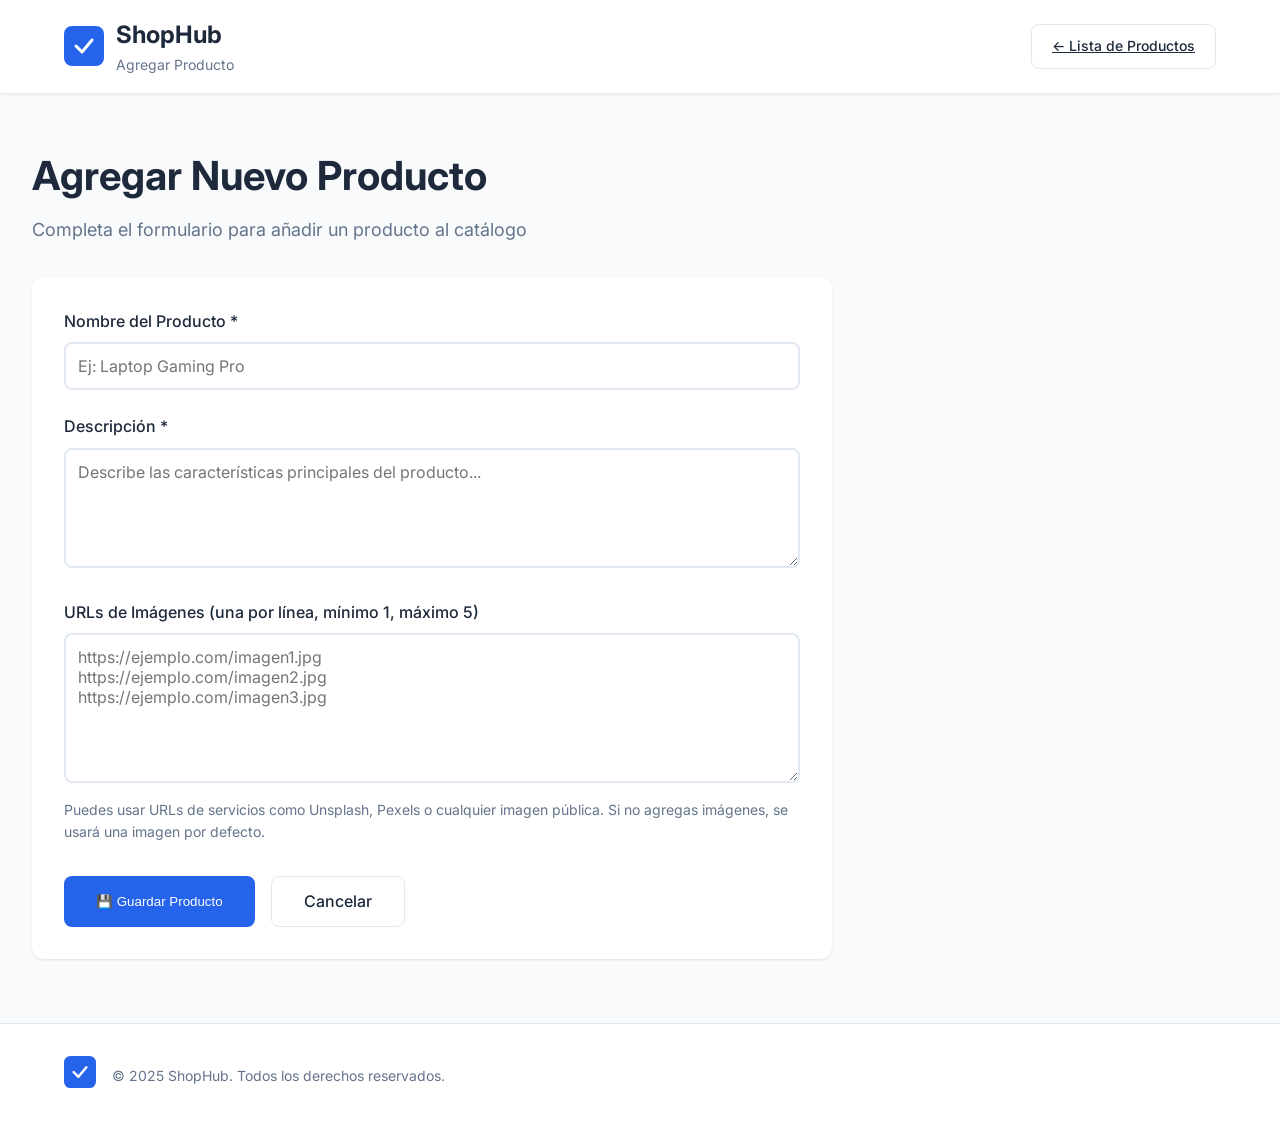
<file: admin-agregar.html>
<!DOCTYPE html>
<html lang="es">
<head>
    <meta charset="UTF-8">
    <meta name="viewport" content="width=device-width, initial-scale=1.0">
    <title>Agregar Producto - ShopHub Admin</title>
    <link rel="stylesheet" href="style.css">
    <link rel="preconnect" href="https://fonts.googleapis.com">
    <link rel="preconnect" href="https://fonts.gstatic.com" crossorigin>
    <link href="https://fonts.googleapis.com/css2?family=Inter:wght@300;400;500;600;700&display=swap" rel="stylesheet">
</head>
<body>
    <!-- Header fijo -->
    <header class="header">
        <div class="header-container">
            <div class="header-left">
                <a href="admin.html" class="logo-link">
                    <div class="logo">
                        <svg width="40" height="40" viewBox="0 0 40 40" fill="none" xmlns="http://www.w3.org/2000/svg">
                            <rect width="40" height="40" rx="8" fill="#2563eb"/>
                            <path d="M12 20L18 26L28 14" stroke="white" stroke-width="3" stroke-linecap="round" stroke-linejoin="round"/>
                        </svg>
                    </div>
                    <div class="brand">
                        <h1 class="brand-name">ShopHub</h1>
                        <p class="brand-slogan">Agregar Producto</p>
                    </div>
                </a>
            </div>
            <div class="header-right">
                <a href="admin-productos.html" class="btn-secondary">← Lista de Productos</a>
            </div>
        </div>
    </header>

    <!-- Main Content -->
    <main class="main">
        <!-- Advertencia para móviles -->
        <div class="mobile-warning">
            <div class="mobile-warning-icon">📱</div>
            <h2 class="mobile-warning-title">Panel no disponible en móviles</h2>
            <p class="mobile-warning-text">El panel de administración solo está disponible en dispositivos de escritorio. Por favor, accede desde una computadora para gestionar tus productos.</p>
        </div>

        <!-- Contenido del panel (solo visible en desktop) -->
        <div class="admin-container">
            <div class="admin-header">
                <h1 class="admin-title">Agregar Nuevo Producto</h1>
                <p class="admin-subtitle">Completa el formulario para añadir un producto al catálogo</p>
            </div>

            <div id="messageContainer"></div>

            <form id="addProductForm" class="admin-form">
                <div class="form-group">
                    <label for="productName" class="form-label">Nombre del Producto *</label>
                    <input 
                        type="text" 
                        id="productName" 
                        class="form-input" 
                        placeholder="Ej: Laptop Gaming Pro"
                        required
                    >
                </div>

                <div class="form-group">
                    <label for="productDescription" class="form-label">Descripción *</label>
                    <textarea 
                        id="productDescription" 
                        class="form-textarea" 
                        placeholder="Describe las características principales del producto..."
                        required
                    ></textarea>
                </div>

                <div class="form-group">
                    <label class="form-label">URLs de Imágenes (una por línea, mínimo 1, máximo 5)</label>
                    <textarea 
                        id="productImages" 
                        class="form-textarea" 
                        placeholder="https://ejemplo.com/imagen1.jpg&#10;https://ejemplo.com/imagen2.jpg&#10;https://ejemplo.com/imagen3.jpg"
                        style="min-height: 150px;"
                    ></textarea>
                    <small style="color: var(--text-light); font-size: 0.875rem; margin-top: 0.5rem; display: block;">
                        Puedes usar URLs de servicios como Unsplash, Pexels o cualquier imagen pública. Si no agregas imágenes, se usará una imagen por defecto.
                    </small>
                </div>

                <div class="form-actions">
                    <button type="submit" class="btn-submit">💾 Guardar Producto</button>
                    <a href="admin-productos.html" class="btn-cancel">Cancelar</a>
                </div>
            </form>
        </div>
    </main>

    <!-- Footer -->
    <footer class="footer">
        <div class="footer-container">
            <div class="footer-left">
                <div class="footer-logo">
                    <svg width="32" height="32" viewBox="0 0 40 40" fill="none" xmlns="http://www.w3.org/2000/svg">
                        <rect width="40" height="40" rx="8" fill="#2563eb"/>
                        <path d="M12 20L18 26L28 14" stroke="white" stroke-width="3" stroke-linecap="round" stroke-linejoin="round"/>
                    </svg>
                </div>
                <p class="footer-text">© 2025 ShopHub. Todos los derechos reservados.</p>
            </div>
        </div>
    </footer>

    <script src="script.js"></script>
    <script>
        // Inicializar DB
        window.ShopHub.initDB();

        // Manejar envío del formulario
        document.getElementById('addProductForm').addEventListener('submit', function(e) {
            e.preventDefault();
            
            const messageContainer = document.getElementById('messageContainer');
            messageContainer.innerHTML = '';
            
            // Obtener valores
            const nombre = document.getElementById('productName').value.trim();
            const descripcion = document.getElementById('productDescription').value.trim();
            const imagenesText = document.getElementById('productImages').value.trim();
            
            // Validar nombre
            if (!nombre) {
                showMessage('Por favor, ingresa un nombre para el producto.', 'error');
                return;
            }
            
            // Validar si el nombre ya existe
            if (window.ShopHub.productNameExists(nombre)) {
                showMessage('Ya existe un producto con ese nombre. Por favor, elige otro nombre.', 'error');
                return;
            }
            
            // Validar descripción
            if (!descripcion) {
                showMessage('Por favor, ingresa una descripción para el producto.', 'error');
                return;
            }
            
            // Procesar imágenes
            let imagenes = [];
            if (imagenesText) {
                imagenes = imagenesText
                    .split('\n')
                    .map(url => url.trim())
                    .filter(url => url.length > 0);
                
                if (imagenes.length > 5) {
                    showMessage('Puedes agregar un máximo de 5 imágenes.', 'error');
                    return;
                }
            }
            
            // Si no hay imágenes, usar una por defecto
            if (imagenes.length === 0) {
                imagenes = ['https://via.placeholder.com/800x600?text=Producto+Sin+Imagen'];
            }
            
            // Crear producto
            const newProduct = {
                nombre: nombre,
                descripcion: descripcion,
                imagenes: imagenes
            };
            
            // Guardar producto
            window.ShopHub.addProduct(newProduct);
            
            // Mostrar mensaje de éxito
            showMessage('¡Producto agregado exitosamente!', 'success');
            
            // Limpiar formulario
            document.getElementById('addProductForm').reset();
            
            // Redirigir después de 2 segundos
            setTimeout(() => {
                window.location.href = 'admin-productos.html';
            }, 2000);
        });

        function showMessage(message, type) {
            const messageContainer = document.getElementById('messageContainer');
            const className = type === 'error' ? 'error-message' : 'success-message';
            messageContainer.innerHTML = `<div class="${className}">${message}</div>`;
            
            // Scroll al mensaje
            messageContainer.scrollIntoView({ behavior: 'smooth', block: 'nearest' });
        }
    </script>
</body>
</html>
</file>
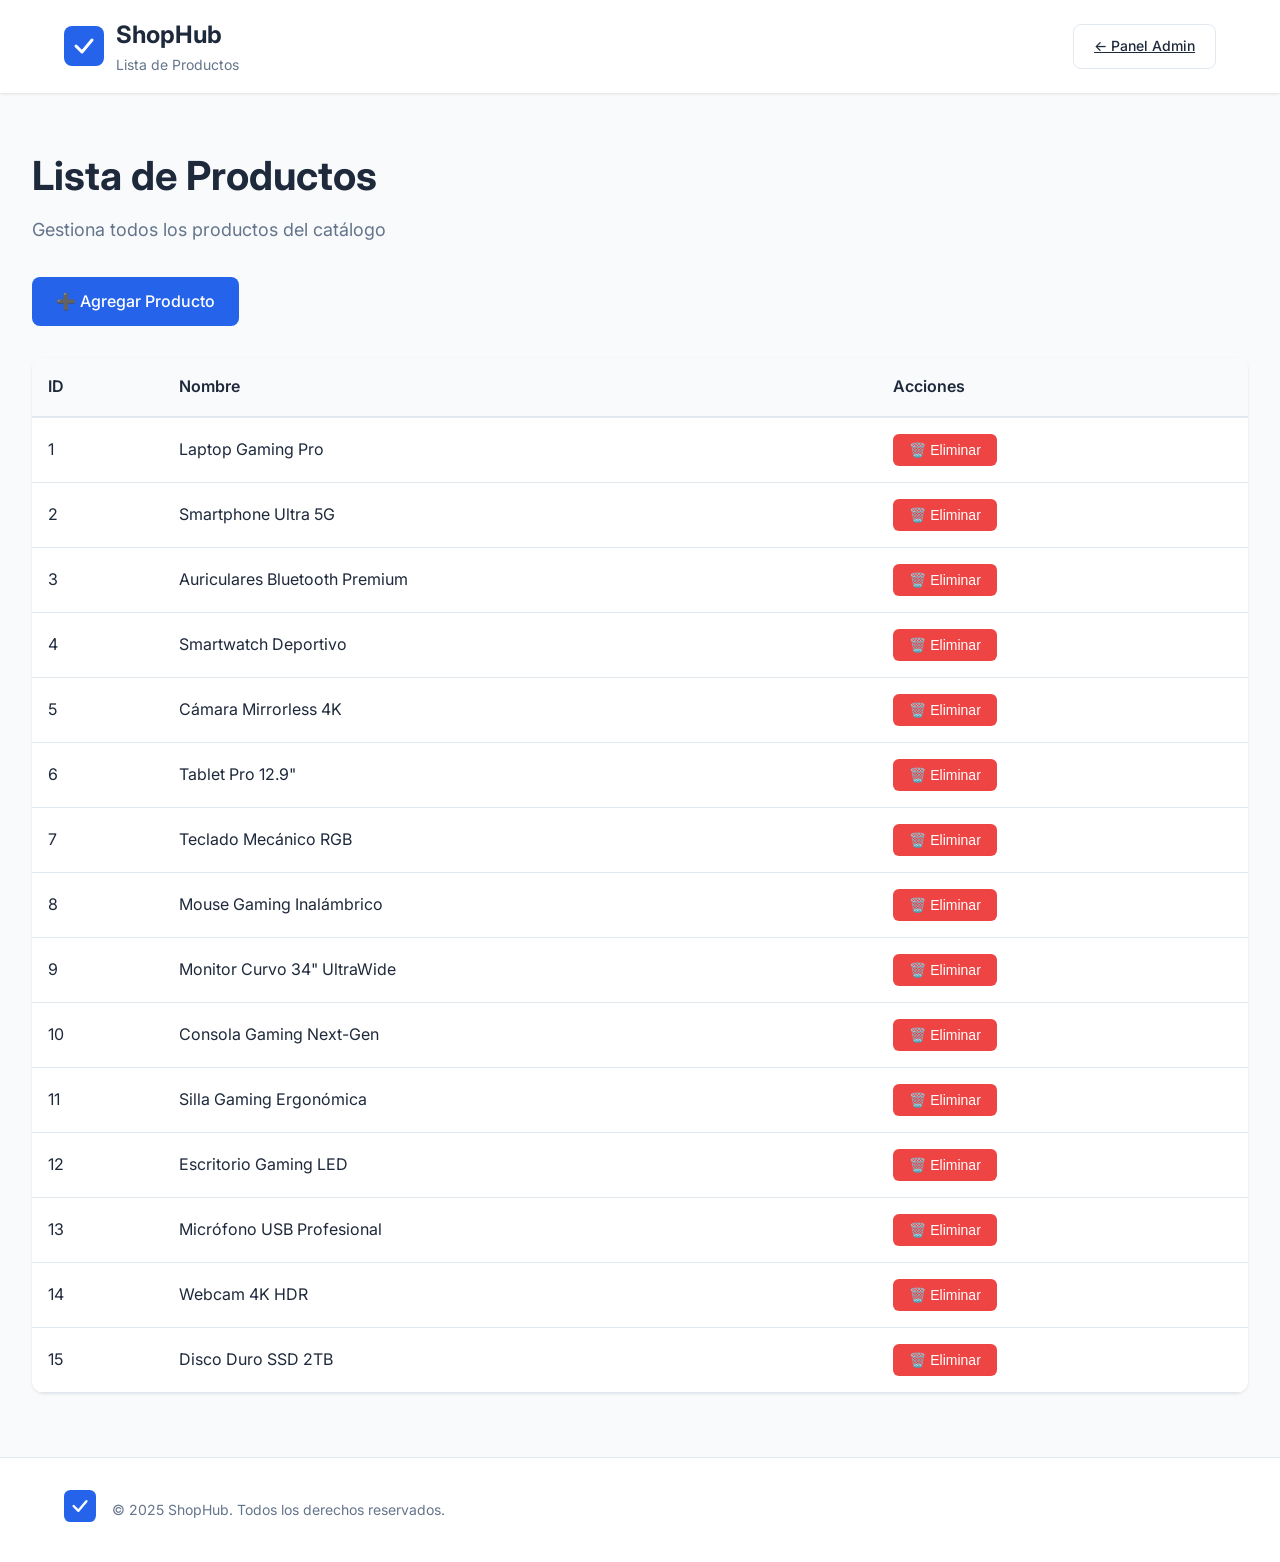
<file: admin-productos.html>
<!DOCTYPE html>
<html lang="es">
<head>
    <meta charset="UTF-8">
    <meta name="viewport" content="width=device-width, initial-scale=1.0">
    <title>Lista de Productos - ShopHub Admin</title>
    <link rel="stylesheet" href="style.css">
    <link rel="preconnect" href="https://fonts.googleapis.com">
    <link rel="preconnect" href="https://fonts.gstatic.com" crossorigin>
    <link href="https://fonts.googleapis.com/css2?family=Inter:wght@300;400;500;600;700&display=swap" rel="stylesheet">
</head>
<body>
    <!-- Header fijo -->
    <header class="header">
        <div class="header-container">
            <div class="header-left">
                <a href="admin.html" class="logo-link">
                    <div class="logo">
                        <svg width="40" height="40" viewBox="0 0 40 40" fill="none" xmlns="http://www.w3.org/2000/svg">
                            <rect width="40" height="40" rx="8" fill="#2563eb"/>
                            <path d="M12 20L18 26L28 14" stroke="white" stroke-width="3" stroke-linecap="round" stroke-linejoin="round"/>
                        </svg>
                    </div>
                    <div class="brand">
                        <h1 class="brand-name">ShopHub</h1>
                        <p class="brand-slogan">Lista de Productos</p>
                    </div>
                </a>
            </div>
            <div class="header-right">
                <a href="admin.html" class="btn-secondary">← Panel Admin</a>
            </div>
        </div>
    </header>

    <!-- Main Content -->
    <main class="main">
        <!-- Advertencia para móviles -->
        <div class="mobile-warning">
            <div class="mobile-warning-icon">📱</div>
            <h2 class="mobile-warning-title">Panel no disponible en móviles</h2>
            <p class="mobile-warning-text">El panel de administración solo está disponible en dispositivos de escritorio. Por favor, accede desde una computadora para gestionar tus productos.</p>
        </div>

        <!-- Contenido del panel (solo visible en desktop) -->
        <div class="admin-container">
            <div class="admin-header">
                <h1 class="admin-title">Lista de Productos</h1>
                <p class="admin-subtitle">Gestiona todos los productos del catálogo</p>
            </div>

            <div class="admin-actions">
                <a href="admin-agregar.html" class="btn-add">➕ Agregar Producto</a>
            </div>

            <div class="table-container">
                <table class="admin-table">
                    <thead>
                        <tr>
                            <th>ID</th>
                            <th>Nombre</th>
                            <th>Acciones</th>
                        </tr>
                    </thead>
                    <tbody id="productsTableBody">
                        <!-- Se cargará dinámicamente -->
                    </tbody>
                </table>
            </div>
        </div>
    </main>

    <!-- Footer -->
    <footer class="footer">
        <div class="footer-container">
            <div class="footer-left">
                <div class="footer-logo">
                    <svg width="32" height="32" viewBox="0 0 40 40" fill="none" xmlns="http://www.w3.org/2000/svg">
                        <rect width="40" height="40" rx="8" fill="#2563eb"/>
                        <path d="M12 20L18 26L28 14" stroke="white" stroke-width="3" stroke-linecap="round" stroke-linejoin="round"/>
                    </svg>
                </div>
                <p class="footer-text">© 2025 ShopHub. Todos los derechos reservados.</p>
            </div>
        </div>
    </footer>

    <!-- Modal de confirmación -->
    <div id="deleteModal" class="modal">
        <div class="modal-content">
            <h3 class="modal-title">Confirmar eliminación</h3>
            <p class="modal-text">¿Estás seguro de que deseas eliminar este producto? Esta acción no se puede deshacer.</p>
            <div class="modal-actions">
                <button class="btn-secondary" onclick="closeDeleteModal()">Cancelar</button>
                <button class="btn-confirm" onclick="confirmDelete()">Eliminar</button>
            </div>
        </div>
    </div>

    <script src="script.js"></script>
    <script>
        let productToDelete = null;

        // Inicializar DB
        window.ShopHub.initDB();

        // Cargar productos
        function loadProducts() {
            const products = window.ShopHub.getAllProducts();
            const tbody = document.getElementById('productsTableBody');
            
            tbody.innerHTML = '';
            
            if (products.length === 0) {
                tbody.innerHTML = '<tr><td colspan="3" style="text-align: center; padding: 2rem; color: var(--text-light);">No hay productos disponibles</td></tr>';
                return;
            }
            
            products.forEach(product => {
                const row = document.createElement('tr');
                row.innerHTML = `
                    <td>${product.id}</td>
                    <td>${product.nombre}</td>
                    <td>
                        <button class="btn-delete" onclick="openDeleteModal(${product.id})">🗑️ Eliminar</button>
                    </td>
                `;
                tbody.appendChild(row);
            });
        }

        function openDeleteModal(id) {
            productToDelete = id;
            document.getElementById('deleteModal').classList.add('active');
        }

        function closeDeleteModal() {
            productToDelete = null;
            document.getElementById('deleteModal').classList.remove('active');
        }

        function confirmDelete() {
            if (productToDelete) {
                window.ShopHub.deleteProduct(productToDelete);
                closeDeleteModal();
                loadProducts();
            }
        }

        // Cerrar modal al hacer clic fuera
        document.getElementById('deleteModal').addEventListener('click', function(e) {
            if (e.target === this) {
                closeDeleteModal();
            }
        });

        // Cargar productos al iniciar
        loadProducts();
    </script>
</body>
</html>
</file>
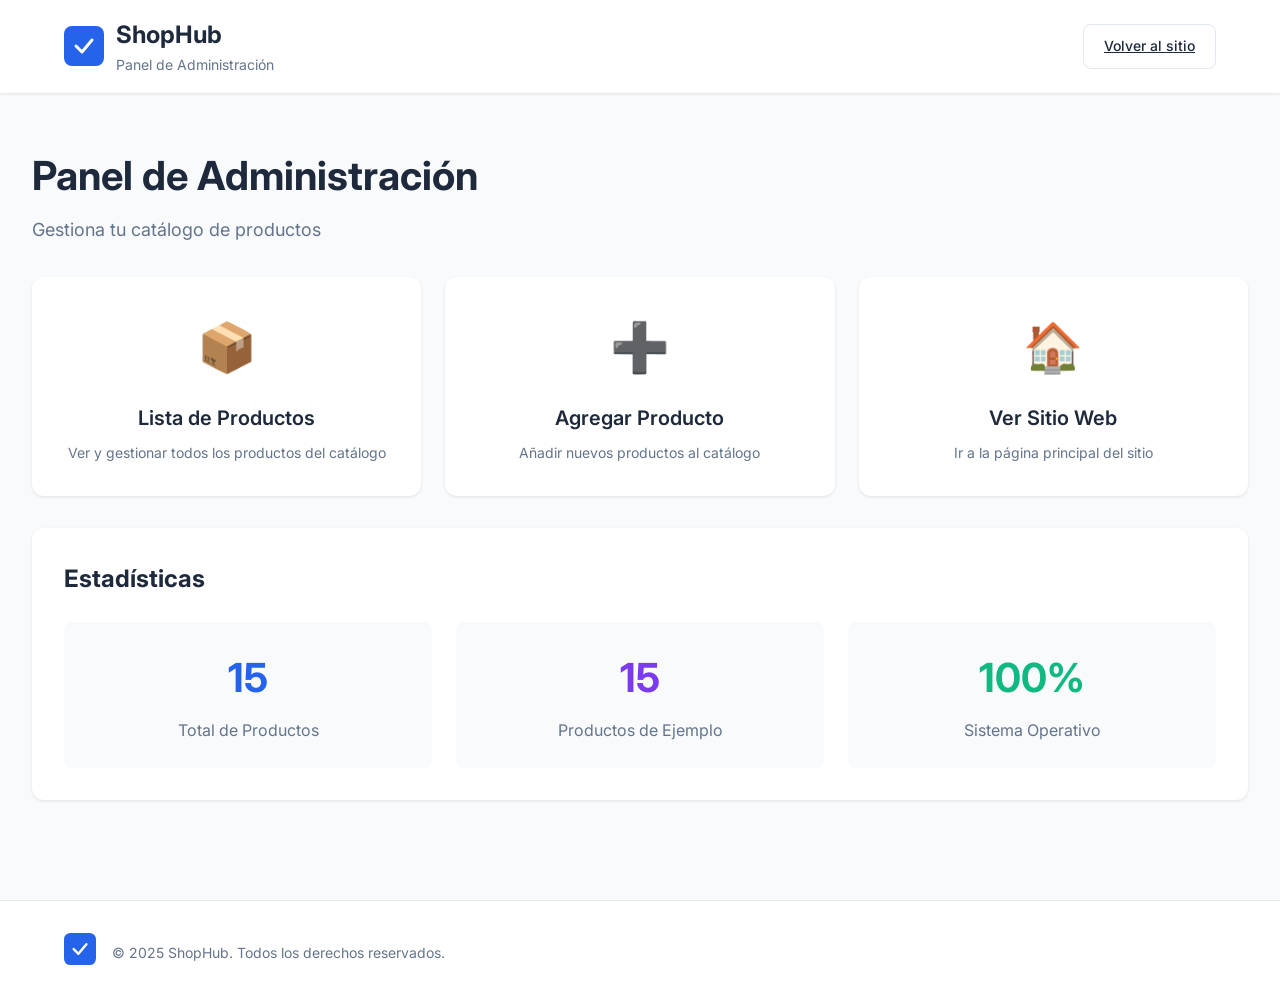
<file: admin.html>
<!DOCTYPE html>
<html lang="es">
<head>
    <meta charset="UTF-8">
    <meta name="viewport" content="width=device-width, initial-scale=1.0">
    <title>Panel de Administración - ShopHub</title>
    <link rel="stylesheet" href="style.css">
    <link rel="preconnect" href="https://fonts.googleapis.com">
    <link rel="preconnect" href="https://fonts.gstatic.com" crossorigin>
    <link href="https://fonts.googleapis.com/css2?family=Inter:wght@300;400;500;600;700&display=swap" rel="stylesheet">
</head>
<body>
    <!-- Header fijo -->
    <header class="header">
        <div class="header-container">
            <div class="header-left">
                <a href="index.html" class="logo-link">
                    <div class="logo">
                        <svg width="40" height="40" viewBox="0 0 40 40" fill="none" xmlns="http://www.w3.org/2000/svg">
                            <rect width="40" height="40" rx="8" fill="#2563eb"/>
                            <path d="M12 20L18 26L28 14" stroke="white" stroke-width="3" stroke-linecap="round" stroke-linejoin="round"/>
                        </svg>
                    </div>
                    <div class="brand">
                        <h1 class="brand-name">ShopHub</h1>
                        <p class="brand-slogan">Panel de Administración</p>
                    </div>
                </a>
            </div>
            <div class="header-right">
                <a href="index.html" class="btn-secondary">Volver al sitio</a>
            </div>
        </div>
    </header>

    <!-- Main Content -->
    <main class="main">
        <!-- Advertencia para móviles -->
        <div class="mobile-warning">
            <div class="mobile-warning-icon">📱</div>
            <h2 class="mobile-warning-title">Panel no disponible en móviles</h2>
            <p class="mobile-warning-text">El panel de administración solo está disponible en dispositivos de escritorio. Por favor, accede desde una computadora para gestionar tus productos.</p>
        </div>

        <!-- Contenido del panel (solo visible en desktop) -->
        <div class="admin-container">
            <div class="admin-header">
                <h1 class="admin-title">Panel de Administración</h1>
                <p class="admin-subtitle">Gestiona tu catálogo de productos</p>
            </div>

            <div class="admin-menu">
                <a href="admin-productos.html" class="admin-card">
                    <div class="admin-card-icon">📦</div>
                    <h3 class="admin-card-title">Lista de Productos</h3>
                    <p class="admin-card-description">Ver y gestionar todos los productos del catálogo</p>
                </a>

                <a href="admin-agregar.html" class="admin-card">
                    <div class="admin-card-icon">➕</div>
                    <h3 class="admin-card-title">Agregar Producto</h3>
                    <p class="admin-card-description">Añadir nuevos productos al catálogo</p>
                </a>

                <a href="index.html" class="admin-card">
                    <div class="admin-card-icon">🏠</div>
                    <h3 class="admin-card-title">Ver Sitio Web</h3>
                    <p class="admin-card-description">Ir a la página principal del sitio</p>
                </a>
            </div>

            <!-- Estadísticas -->
            <div style="background-color: var(--white); padding: 2rem; border-radius: 0.75rem; box-shadow: var(--shadow); margin-top: 2rem;">
                <h2 style="font-size: 1.5rem; font-weight: 700; margin-bottom: 1.5rem;">Estadísticas</h2>
                <div style="display: grid; grid-template-columns: repeat(auto-fit, minmax(200px, 1fr)); gap: 1.5rem;">
                    <div style="text-align: center; padding: 1.5rem; background-color: var(--background-color); border-radius: 0.5rem;">
                        <div style="font-size: 2.5rem; font-weight: 700; color: var(--primary-color);" id="totalProducts">0</div>
                        <div style="color: var(--text-light); margin-top: 0.5rem;">Total de Productos</div>
                    </div>
                    <div style="text-align: center; padding: 1.5rem; background-color: var(--background-color); border-radius: 0.5rem;">
                        <div style="font-size: 2.5rem; font-weight: 700; color: var(--secondary-color);">15</div>
                        <div style="color: var(--text-light); margin-top: 0.5rem;">Productos de Ejemplo</div>
                    </div>
                    <div style="text-align: center; padding: 1.5rem; background-color: var(--background-color); border-radius: 0.5rem;">
                        <div style="font-size: 2.5rem; font-weight: 700; color: #10b981;">100%</div>
                        <div style="color: var(--text-light); margin-top: 0.5rem;">Sistema Operativo</div>
                    </div>
                </div>
            </div>
        </div>
    </main>

    <!-- Footer -->
    <footer class="footer">
        <div class="footer-container">
            <div class="footer-left">
                <div class="footer-logo">
                    <svg width="32" height="32" viewBox="0 0 40 40" fill="none" xmlns="http://www.w3.org/2000/svg">
                        <rect width="40" height="40" rx="8" fill="#2563eb"/>
                        <path d="M12 20L18 26L28 14" stroke="white" stroke-width="3" stroke-linecap="round" stroke-linejoin="round"/>
                    </svg>
                </div>
                <p class="footer-text">© 2025 ShopHub. Todos los derechos reservados.</p>
            </div>
        </div>
    </footer>

    <script src="script.js"></script>
    <script>
        // Inicializar DB
        window.ShopHub.initDB();
        
        // Mostrar total de productos
        const totalProducts = window.ShopHub.getAllProducts().length;
        document.getElementById('totalProducts').textContent = totalProducts;
    </script>
</body>
</html>
</file>
<file: style.css>
/* Reset y Variables */
* {
    margin: 0;
    padding: 0;
    box-sizing: border-box;
}

:root {
    --primary-color: #2563eb;
    --secondary-color: #7c3aed;
    --background-color: #f8fafc;
    --text-color: #1e293b;
    --text-light: #64748b;
    --border-color: #e2e8f0;
    --white: #ffffff;
    --shadow: 0 1px 3px rgba(0, 0, 0, 0.1);
    --shadow-lg: 0 10px 15px -3px rgba(0, 0, 0, 0.1);
}

body {
    font-family: 'Inter', sans-serif;
    background-color: var(--background-color);
    color: var(--text-color);
    line-height: 1.6;
    min-height: 100vh;
    display: flex;
    flex-direction: column;
}

/* Header */
.header {
    background-color: var(--white);
    box-shadow: var(--shadow);
    position: fixed;
    top: 0;
    left: 0;
    right: 0;
    width: 100%;
    z-index: 1000;
}

.header-container {
    max-width: 1200px;
    margin: 0 auto;
    padding: 1rem 1.5rem;
    display: flex;
    justify-content: space-between;
    align-items: center;
}

.header-left {
    display: flex;
    align-items: center;
}

.logo-link {
    display: flex;
    align-items: center;
    gap: 0.75rem;
    text-decoration: none;
    color: inherit;
}

.logo {
    display: flex;
    align-items: center;
}

.brand-name {
    font-size: 1.5rem;
    font-weight: 700;
    color: var(--text-color);
    margin: 0;
}

.brand-slogan {
    font-size: 0.875rem;
    color: var(--text-light);
    margin: 0;
}

.header-right {
    display: flex;
    gap: 0.75rem;
}

.btn-primary,
.btn-secondary {
    padding: 0.625rem 1.25rem;
    border-radius: 0.5rem;
    font-weight: 500;
    font-size: 0.875rem;
    cursor: pointer;
    transition: all 0.2s;
    border: none;
}

.btn-primary {
    background-color: var(--primary-color);
    color: var(--white);
}

.btn-primary:hover {
    background-color: #1d4ed8;
}

.btn-secondary {
    background-color: transparent;
    color: var(--text-color);
    border: 1px solid var(--border-color);
}

.btn-secondary:hover {
    background-color: var(--background-color);
}

/* Main */
.main {
    flex: 1;
    margin-top: 80px;
    min-height: calc(100vh - 80px);
    padding: 2rem 0;
}

.container {
    max-width: 1200px;
    margin: 0 auto;
    padding: 0 1.5rem;
}

.section-title {
    font-size: 1.875rem;
    font-weight: 700;
    margin-bottom: 1.5rem;
    color: var(--text-color);
}

/* Search Section */
.search-section {
    margin-bottom: 3rem;
}

.search-bar {
    display: flex;
    gap: 0.75rem;
    max-width: 600px;
}

.search-input {
    flex: 1;
    padding: 0.875rem 1.25rem;
    border: 2px solid var(--border-color);
    border-radius: 0.5rem;
    font-size: 1rem;
    transition: border-color 0.2s;
}

.search-input:focus {
    outline: none;
    border-color: var(--primary-color);
}

.search-button {
    padding: 0.875rem 1.5rem;
    background-color: var(--primary-color);
    color: var(--white);
    border: none;
    border-radius: 0.5rem;
    font-weight: 500;
    cursor: pointer;
    display: flex;
    align-items: center;
    gap: 0.5rem;
    transition: background-color 0.2s;
}

.search-button:hover {
    background-color: #1d4ed8;
}

/* Categories Section */
.categories-section {
    margin-bottom: 3rem;
}

.categories-grid {
    display: grid;
    grid-template-columns: repeat(auto-fit, minmax(150px, 1fr));
    gap: 1rem;
}

.category-card {
    background-color: var(--white);
    padding: 1.5rem;
    border-radius: 0.75rem;
    text-align: center;
    cursor: pointer;
    transition: all 0.2s;
    box-shadow: var(--shadow);
}

.category-card:hover {
    transform: translateY(-4px);
    box-shadow: var(--shadow-lg);
}

.category-icon {
    font-size: 2.5rem;
    margin-bottom: 0.5rem;
}

.category-card h3 {
    font-size: 1rem;
    font-weight: 600;
    color: var(--text-color);
}

/* Products Section */
.products-section {
    margin-bottom: 3rem;
}

.products-grid {
    display: grid;
    grid-template-columns: repeat(2, 1fr);
    gap: 1.5rem;
    margin-bottom: 2rem;
}

.product-card {
    background-color: var(--white);
    border-radius: 0.75rem;
    overflow: hidden;
    box-shadow: var(--shadow);
    transition: all 0.2s;
    cursor: pointer;
}

.product-card:hover {
    transform: translateY(-4px);
    box-shadow: var(--shadow-lg);
}

.product-image {
    width: 100%;
    height: 200px;
    object-fit: cover;
    background-color: var(--background-color);
}

.product-info {
    padding: 1.25rem;
}

.product-name {
    font-size: 1.125rem;
    font-weight: 600;
    margin-bottom: 0.5rem;
    color: var(--text-color);
}

.product-description {
    font-size: 0.875rem;
    color: var(--text-light);
    line-height: 1.5;
    display: -webkit-box;
    -webkit-line-clamp: 2;
    -webkit-box-orient: vertical;
    overflow: hidden;
}

/* Pagination */
.pagination {
    display: flex;
    justify-content: center;
    align-items: center;
    gap: 0.5rem;
    margin-top: 2rem;
}

.pagination-button {
    padding: 0.5rem 1rem;
    border: 1px solid var(--border-color);
    background-color: var(--white);
    color: var(--text-color);
    border-radius: 0.375rem;
    cursor: pointer;
    font-weight: 500;
    transition: all 0.2s;
}

.pagination-button:hover:not(:disabled) {
    background-color: var(--primary-color);
    color: var(--white);
    border-color: var(--primary-color);
}

.pagination-button:disabled {
    opacity: 0.5;
    cursor: not-allowed;
}

.pagination-button.active {
    background-color: var(--primary-color);
    color: var(--white);
    border-color: var(--primary-color);
}

.pagination-info {
    padding: 0.5rem 1rem;
    color: var(--text-light);
    font-size: 0.875rem;
}

/* Footer */
.footer {
    background-color: var(--white);
    border-top: 1px solid var(--border-color);
    margin-top: auto;
}

.footer-container {
    max-width: 1200px;
    margin: 0 auto;
    padding: 2rem 1.5rem;
}

.footer-left {
    display: flex;
    align-items: center;
    gap: 1rem;
}

.footer-text {
    color: var(--text-light);
    font-size: 0.875rem;
}

/* Responsive */
@media (max-width: 768px) {
    .header-container {
        flex-direction: column;
        gap: 1rem;
        padding: 1rem;
    }

    .header-right {
        width: 100%;
        justify-content: center;
    }

    .btn-primary,
    .btn-secondary {
        flex: 1;
    }

    .main {
        margin-top: 120px;
    }

    .section-title {
        font-size: 1.5rem;
    }

    .search-bar {
        flex-direction: column;
    }

    .categories-grid {
        grid-template-columns: repeat(3, 1fr);
    }

    .products-grid {
        grid-template-columns: 1fr;
    }

    .footer-left {
        flex-direction: column;
        text-align: center;
    }
}

@media (min-width: 769px) and (max-width: 1024px) {
    .categories-grid {
        grid-template-columns: repeat(4, 1fr);
    }
}

/* Product Detail Page */
.product-detail-header {
    background-color: var(--white);
    box-shadow: var(--shadow);
    padding: 1.5rem;
    margin-bottom: 2rem;
    border-radius: 0.75rem;
    display: flex;
    justify-content: space-between;
    align-items: center;
}

.product-detail-title {
    font-size: 2rem;
    font-weight: 700;
    color: var(--text-color);
}

.back-button {
    padding: 0.625rem 1.25rem;
    background-color: var(--background-color);
    color: var(--text-color);
    border: 1px solid var(--border-color);
    border-radius: 0.5rem;
    cursor: pointer;
    font-weight: 500;
    transition: all 0.2s;
    text-decoration: none;
    display: inline-block;
}

.back-button:hover {
    background-color: var(--border-color);
}

.product-detail-body {
    background-color: var(--white);
    padding: 2rem;
    border-radius: 0.75rem;
    box-shadow: var(--shadow);
}

/* Gallery */
.gallery-container {
    margin-bottom: 2rem;
    position: relative;
}

.gallery-grid {
    display: grid;
    grid-template-columns: 1fr 1fr;
    gap: 1rem;
    height: 400px;
}

.gallery-main {
    grid-row: 1 / 3;
}

.gallery-image {
    width: 100%;
    height: 100%;
    object-fit: cover;
    border-radius: 0.5rem;
}

.gallery-thumbnail {
    height: 195px;
}

.gallery-more {
    position: absolute;
    bottom: 1rem;
    right: 1rem;
    background-color: rgba(0, 0, 0, 0.7);
    color: var(--white);
    padding: 0.5rem 1rem;
    border-radius: 0.375rem;
    font-size: 0.875rem;
    cursor: pointer;
}

.product-detail-description {
    font-size: 1rem;
    line-height: 1.8;
    color: var(--text-color);
}

@media (max-width: 768px) {
    .gallery-grid {
        grid-template-columns: 1fr;
        height: auto;
    }

    .gallery-main {
        grid-row: auto;
        height: 300px;
    }

    .gallery-thumbnail {
        height: 150px;
    }

    .product-detail-header {
        flex-direction: column;
        gap: 1rem;
        align-items: flex-start;
    }
}

/* Admin Panel */
.admin-container {
    max-width: 1400px;
    margin: 0 auto;
    padding: 2rem;
}

.admin-header {
    margin-bottom: 2rem;
}

.admin-title {
    font-size: 2.5rem;
    font-weight: 700;
    margin-bottom: 0.5rem;
}

.admin-subtitle {
    color: var(--text-light);
    font-size: 1.125rem;
}

.admin-menu {
    display: grid;
    grid-template-columns: repeat(auto-fit, minmax(250px, 1fr));
    gap: 1.5rem;
    margin-bottom: 2rem;
}

.admin-card {
    background-color: var(--white);
    padding: 2rem;
    border-radius: 0.75rem;
    box-shadow: var(--shadow);
    text-align: center;
    cursor: pointer;
    transition: all 0.2s;
    text-decoration: none;
    color: inherit;
}

.admin-card:hover {
    transform: translateY(-4px);
    box-shadow: var(--shadow-lg);
}

.admin-card-icon {
    font-size: 3rem;
    margin-bottom: 1rem;
}

.admin-card-title {
    font-size: 1.25rem;
    font-weight: 600;
    margin-bottom: 0.5rem;
}

.admin-card-description {
    color: var(--text-light);
    font-size: 0.875rem;
}

.mobile-warning {
    display: none;
    background-color: #fef3c7;
    border: 2px solid #f59e0b;
    padding: 2rem;
    border-radius: 0.75rem;
    text-align: center;
    margin: 2rem;
}

.mobile-warning-icon {
    font-size: 3rem;
    margin-bottom: 1rem;
}

.mobile-warning-title {
    font-size: 1.5rem;
    font-weight: 700;
    margin-bottom: 0.5rem;
    color: #92400e;
}

.mobile-warning-text {
    color: #78350f;
}

@media (max-width: 1024px) {
    .admin-container {
        display: none;
    }

    .mobile-warning {
        display: block;
    }
}

/* Admin Table */
.admin-actions {
    display: flex;
    justify-content: space-between;
    align-items: center;
    margin-bottom: 2rem;
}

.btn-add {
    padding: 0.75rem 1.5rem;
    background-color: var(--primary-color);
    color: var(--white);
    border: none;
    border-radius: 0.5rem;
    font-weight: 500;
    cursor: pointer;
    text-decoration: none;
    display: inline-block;
    transition: background-color 0.2s;
}

.btn-add:hover {
    background-color: #1d4ed8;
}

.table-container {
    background-color: var(--white);
    border-radius: 0.75rem;
    box-shadow: var(--shadow);
    overflow: hidden;
}

.admin-table {
    width: 100%;
    border-collapse: collapse;
}

.admin-table thead {
    background-color: var(--background-color);
}

.admin-table th {
    padding: 1rem;
    text-align: left;
    font-weight: 600;
    color: var(--text-color);
    border-bottom: 2px solid var(--border-color);
}

.admin-table td {
    padding: 1rem;
    border-bottom: 1px solid var(--border-color);
}

.admin-table tbody tr:hover {
    background-color: var(--background-color);
}

.btn-delete {
    padding: 0.5rem 1rem;
    background-color: #ef4444;
    color: var(--white);
    border: none;
    border-radius: 0.375rem;
    cursor: pointer;
    font-size: 0.875rem;
    transition: background-color 0.2s;
}

.btn-delete:hover {
    background-color: #dc2626;
}

/* Admin Form */
.admin-form {
    background-color: var(--white);
    padding: 2rem;
    border-radius: 0.75rem;
    box-shadow: var(--shadow);
    max-width: 800px;
}

.form-group {
    margin-bottom: 1.5rem;
}

.form-label {
    display: block;
    font-weight: 500;
    margin-bottom: 0.5rem;
    color: var(--text-color);
}

.form-input,
.form-textarea {
    width: 100%;
    padding: 0.75rem;
    border: 2px solid var(--border-color);
    border-radius: 0.5rem;
    font-size: 1rem;
    font-family: inherit;
    transition: border-color 0.2s;
}

.form-input:focus,
.form-textarea:focus {
    outline: none;
    border-color: var(--primary-color);
}

.form-textarea {
    resize: vertical;
    min-height: 120px;
}

.form-actions {
    display: flex;
    gap: 1rem;
    margin-top: 2rem;
}

.btn-submit {
    padding: 0.75rem 2rem;
    background-color: var(--primary-color);
    color: var(--white);
    border: none;
    border-radius: 0.5rem;
    font-weight: 500;
    cursor: pointer;
    transition: background-color 0.2s;
}

.btn-submit:hover {
    background-color: #1d4ed8;
}

.btn-cancel {
    padding: 0.75rem 2rem;
    background-color: transparent;
    color: var(--text-color);
    border: 1px solid var(--border-color);
    border-radius: 0.5rem;
    font-weight: 500;
    cursor: pointer;
    text-decoration: none;
    display: inline-block;
    transition: background-color 0.2s;
}

.btn-cancel:hover {
    background-color: var(--background-color);
}

.error-message {
    background-color: #fee2e2;
    border: 1px solid #ef4444;
    color: #991b1b;
    padding: 1rem;
    border-radius: 0.5rem;
    margin-bottom: 1rem;
}

.success-message {
    background-color: #d1fae5;
    border: 1px solid #10b981;
    color: #065f46;
    padding: 1rem;
    border-radius: 0.5rem;
    margin-bottom: 1rem;
}

/* Modal */
.modal {
    display: none;
    position: fixed;
    top: 0;
    left: 0;
    right: 0;
    bottom: 0;
    background-color: rgba(0, 0, 0, 0.5);
    z-index: 2000;
    align-items: center;
    justify-content: center;
}

.modal.active {
    display: flex;
}

.modal-content {
    background-color: var(--white);
    padding: 2rem;
    border-radius: 0.75rem;
    max-width: 500px;
    width: 90%;
    box-shadow: var(--shadow-lg);
}

.modal-title {
    font-size: 1.5rem;
    font-weight: 700;
    margin-bottom: 1rem;
}

.modal-text {
    color: var(--text-light);
    margin-bottom: 2rem;
}

.modal-actions {
    display: flex;
    gap: 1rem;
    justify-content: flex-end;
}

.btn-confirm {
    padding: 0.625rem 1.25rem;
    background-color: #ef4444;
    color: var(--white);
    border: none;
    border-radius: 0.5rem;
    cursor: pointer;
    font-weight: 500;
}

.btn-confirm:hover {
    background-color: #dc2626;
}
</file>
